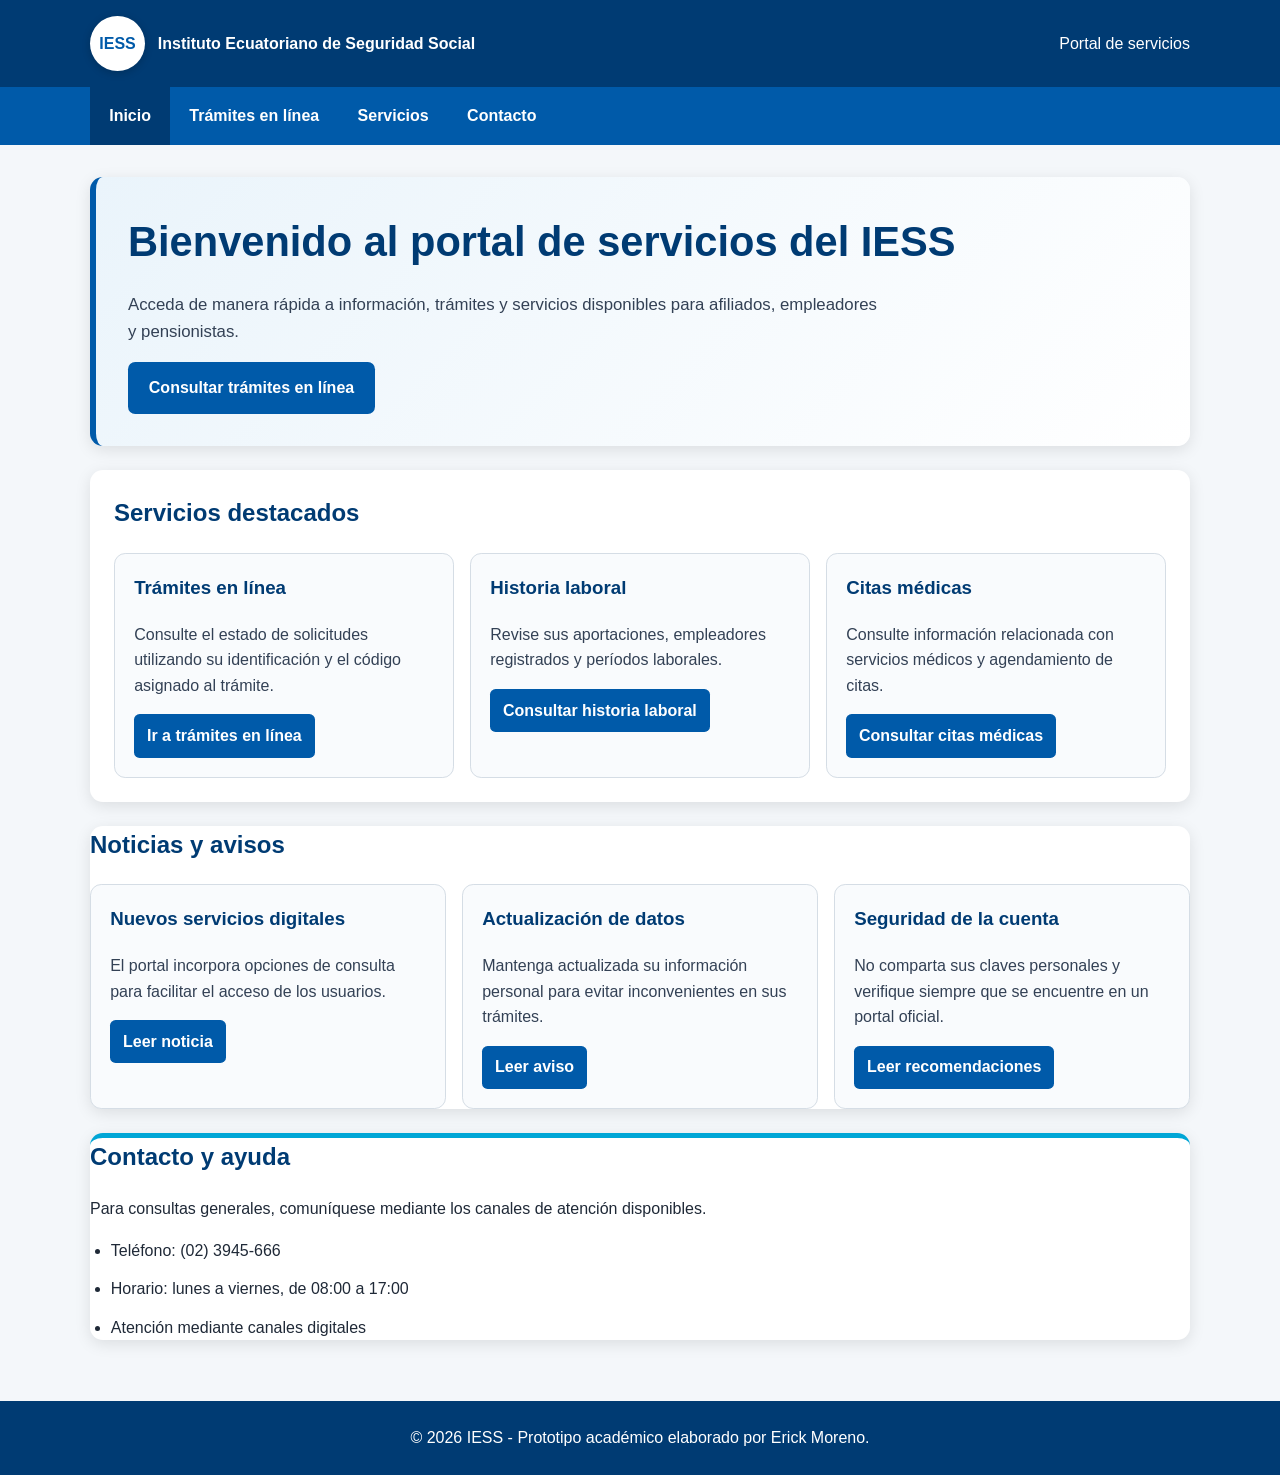
<file: Index.html>
<!DOCTYPE html>
<html lang="es">
<head>
  <meta charset="UTF-8">

  <meta
    name="viewport"
    content="width=device-width, initial-scale=1.0"
  >

  <meta
    name="description"
    content="Página principal del proyecto académico de servicios del IESS."
  >

  <meta name="author" content="Erick Moreno">

  <title>Inicio | Portal IESS</title>

  <link rel="stylesheet" href="css/estilos.css">
</head>

<body>
  <a class="skip-link" href="#contenido-principal">
    Saltar al contenido principal
  </a>

  <header>
    <div class="topbar">
      <div
        class="brand"
        aria-label="Instituto Ecuatoriano de Seguridad Social"
      >
        <div class="logo" aria-hidden="true">
          IESS
        </div>

        <span>
          Instituto Ecuatoriano de Seguridad Social
        </span>
      </div>

      <span>Portal de servicios</span>
    </div>
  </header>

  <nav aria-label="Navegación principal">
    <ul>
      <li>
        <a href="index.html" aria-current="page">
          Inicio
        </a>
      </li>

      <li>
        <a href="pages/tramites-en-linea.html">
          Trámites en línea
        </a>
      </li>

      <li>
        <a href="#servicios">
          Servicios
        </a>
      </li>

      <li>
        <a href="#contacto">
          Contacto
        </a>
      </li>
    </ul>
  </nav>

  <main id="contenido-principal">
    <section
      class="hero"
      aria-labelledby="titulo-principal"
    >
      <h1 id="titulo-principal">
        Bienvenido al portal de servicios del IESS
      </h1>

      <p>
        Acceda de manera rápida a información, trámites y servicios
        disponibles para afiliados, empleadores y pensionistas.
      </p>

      <a
        href="pages/tramites-en-linea.html"
        class="boton-principal"
      >
        Consultar trámites en línea
      </a>
    </section>

    <section
      id="servicios"
      aria-labelledby="titulo-servicios"
    >
      <h2 id="titulo-servicios">
        Servicios destacados
      </h2>

      <div class="cards">
        <article>
          <h3>Trámites en línea</h3>

          <p>
            Consulte el estado de solicitudes utilizando su identificación
            y el código asignado al trámite.
          </p>

          <a href="pages/tramites-en-linea.html">
            Ir a trámites en línea
          </a>
        </article>

        <article>
          <h3>Historia laboral</h3>

          <p>
            Revise sus aportaciones, empleadores registrados y períodos
            laborales.
          </p>

          <a href="#">
            Consultar historia laboral
          </a>
        </article>

        <article>
          <h3>Citas médicas</h3>

          <p>
            Consulte información relacionada con servicios médicos y
            agendamiento de citas.
          </p>

          <a href="#">
            Consultar citas médicas
          </a>
        </article>
      </div>
    </section>

    <section
      id="noticias"
      aria-labelledby="titulo-noticias"
      style="margin-top: 1.5rem;"
    >
      <h2 id="titulo-noticias">
        Noticias y avisos
      </h2>

      <div class="cards">
        <article>
          <h3>Nuevos servicios digitales</h3>

          <p>
            El portal incorpora opciones de consulta para facilitar el
            acceso de los usuarios.
          </p>

          <a href="#">
            Leer noticia
          </a>
        </article>

        <article>
          <h3>Actualización de datos</h3>

          <p>
            Mantenga actualizada su información personal para evitar
            inconvenientes en sus trámites.
          </p>

          <a href="#">
            Leer aviso
          </a>
        </article>

        <article>
          <h3>Seguridad de la cuenta</h3>

          <p>
            No comparta sus claves personales y verifique siempre que se
            encuentre en un portal oficial.
          </p>

          <a href="#">
            Leer recomendaciones
          </a>
        </article>
      </div>
    </section>

    <aside
      id="contacto"
      aria-labelledby="titulo-contacto"
      style="margin-top: 1.5rem;"
    >
      <h2 id="titulo-contacto">
        Contacto y ayuda
      </h2>

      <p>
        Para consultas generales, comuníquese mediante los canales de
        atención disponibles.
      </p>

      <ul>
        <li>Teléfono: (02) 3945-666</li>
        <li>Horario: lunes a viernes, de 08:00 a 17:00</li>
        <li>Atención mediante canales digitales</li>
      </ul>
    </aside>
  </main>

  <footer>
    <p>
      &copy; 2026 IESS - Prototipo académico elaborado por Erick Moreno.
    </p>
  </footer>
</body>
</html>
</file>
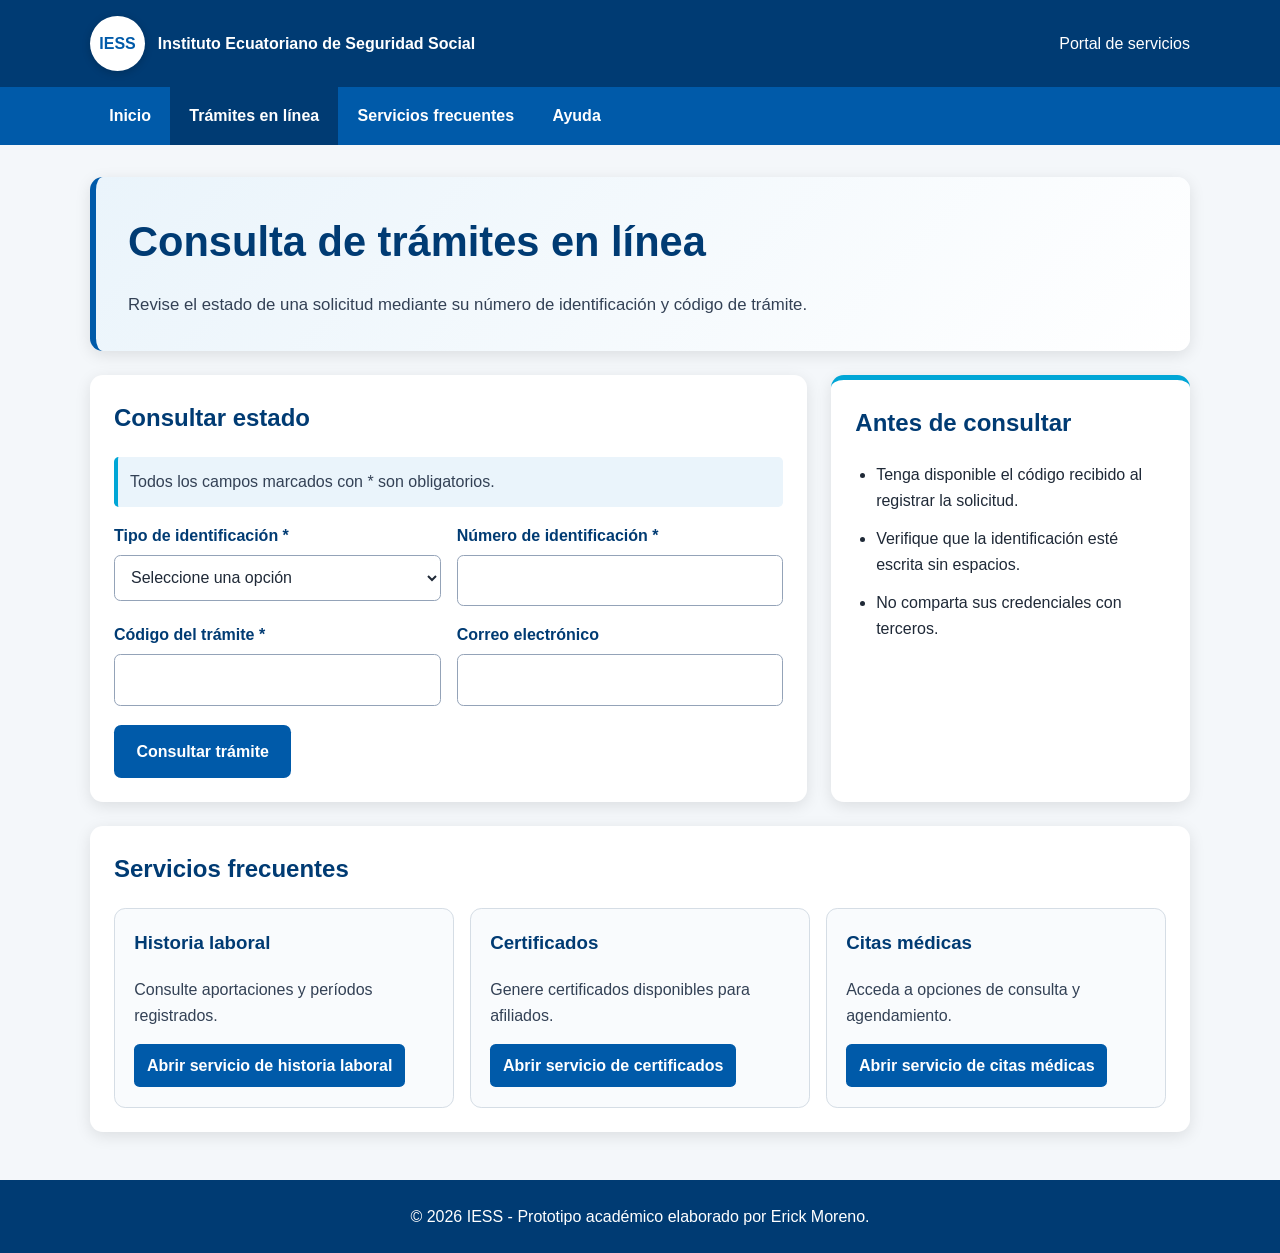
<file: pages/tramites-en-linea.html>
<!DOCTYPE html>
<html lang="es">
<head>
  <meta charset="UTF-8">

  <meta
    name="viewport"
    content="width=device-width, initial-scale=1.0"
  >

  <meta
    name="description"
    content="Pantalla accesible de consulta de trámites en línea del IESS."
  >

  <meta name="author" content="Erick Moreno">

  <title>Trámites en línea | IESS</title>

  <link rel="stylesheet" href="../css/estilos.css">
</head>

<body>
  <a class="skip-link" href="#contenido-principal">
    Saltar al contenido principal
  </a>

  <header>
    <div class="topbar">
      <div
        class="brand"
        aria-label="Instituto Ecuatoriano de Seguridad Social"
      >
        <div class="logo" aria-hidden="true">
          IESS
        </div>

        <span>
          Instituto Ecuatoriano de Seguridad Social
        </span>
      </div>

      <span>Portal de servicios</span>
    </div>
  </header>

  <nav aria-label="Navegación principal">
    <ul>
      <li>
        <a href="../index.html">
          Inicio
        </a>
      </li>

      <li>
        <a href="#consulta" aria-current="page">
          Trámites en línea
        </a>
      </li>

      <li>
        <a href="#servicios">
          Servicios frecuentes
        </a>
      </li>

      <li>
        <a href="#ayuda">
          Ayuda
        </a>
      </li>
    </ul>
  </nav>

  <main id="contenido-principal">
    <section
      class="hero"
      aria-labelledby="titulo-pagina"
    >
      <h1 id="titulo-pagina">
        Consulta de trámites en línea
      </h1>

      <p>
        Revise el estado de una solicitud mediante su número de
        identificación y código de trámite.
      </p>
    </section>

    <div class="grid">
      <section
        id="consulta"
        aria-labelledby="titulo-consulta"
      >
        <h2 id="titulo-consulta">
          Consultar estado
        </h2>

        <form
          action="#"
          method="get"
          aria-describedby="ayuda-formulario"
        >
          <p id="ayuda-formulario">
            Todos los campos marcados con * son obligatorios.
          </p>

          <div class="form-grid">
            <div>
              <label for="tipo-identificacion">
                Tipo de identificación *
              </label>

              <select
                id="tipo-identificacion"
                name="tipo-identificacion"
                required
              >
                <option value="">
                  Seleccione una opción
                </option>

                <option value="cedula">
                  Cédula
                </option>

                <option value="pasaporte">
                  Pasaporte
                </option>
              </select>
            </div>

            <div>
              <label for="identificacion">
                Número de identificación *
              </label>

              <input
                id="identificacion"
                name="identificacion"
                type="text"
                inputmode="numeric"
                autocomplete="off"
                required
                aria-required="true"
              >
            </div>

            <div>
              <label for="codigo-tramite">
                Código del trámite *
              </label>

              <input
                id="codigo-tramite"
                name="codigo-tramite"
                type="text"
                required
                aria-required="true"
              >
            </div>

            <div>
              <label for="correo">
                Correo electrónico
              </label>

              <input
                id="correo"
                name="correo"
                type="email"
                autocomplete="email"
              >
            </div>
          </div>

          <button type="submit">
            Consultar trámite
          </button>
        </form>
      </section>

      <aside
        id="ayuda"
        aria-labelledby="titulo-ayuda"
      >
        <h2 id="titulo-ayuda">
          Antes de consultar
        </h2>

        <ul>
          <li>
            Tenga disponible el código recibido al registrar la solicitud.
          </li>

          <li>
            Verifique que la identificación esté escrita sin espacios.
          </li>

          <li>
            No comparta sus credenciales con terceros.
          </li>
        </ul>
      </aside>
    </div>

    <section
      id="servicios"
      aria-labelledby="titulo-servicios"
    >
      <h2 id="titulo-servicios">
        Servicios frecuentes
      </h2>

      <div class="cards">
        <article>
          <h3>Historia laboral</h3>

          <p>
            Consulte aportaciones y períodos registrados.
          </p>

          <a href="#">
            Abrir servicio de historia laboral
          </a>
        </article>

        <article>
          <h3>Certificados</h3>

          <p>
            Genere certificados disponibles para afiliados.
          </p>

          <a href="#">
            Abrir servicio de certificados
          </a>
        </article>

        <article>
          <h3>Citas médicas</h3>

          <p>
            Acceda a opciones de consulta y agendamiento.
          </p>

          <a href="#">
            Abrir servicio de citas médicas
          </a>
        </article>
      </div>
    </section>
  </main>

  <footer>
    <p>
      &copy; 2026 IESS - Prototipo académico elaborado por Erick Moreno.
    </p>
  </footer>
</body>
</html>
</file>
<file: css/estilos.css>
:root {
  --azul-principal: #005aa9;
  --azul-oscuro: #003b73;
  --azul-claro: #eaf4fb;
  --celeste: #00a6d6;
  --blanco: #ffffff;
  --gris-claro: #f4f7fa;
  --gris-borde: #d5dde5;
  --gris-texto: #334155;
  --texto-principal: #1f2937;
  --amarillo-foco: #ffd166;
  --sombra: 0 4px 16px rgba(0, 0, 0, 0.1);
}

/* Configuración general */

* {
  box-sizing: border-box;
}

html {
  scroll-behavior: smooth;
}

body {
  margin: 0;
  font-family: Arial, Helvetica, sans-serif;
  color: var(--texto-principal);
  background-color: var(--gris-claro);
  line-height: 1.6;
}

img {
  max-width: 100%;
  height: auto;
}

a {
  color: var(--azul-principal);
}

a:hover {
  color: var(--azul-oscuro);
}

/* Enlace de accesibilidad */

.skip-link {
  position: absolute;
  top: -100px;
  left: 1rem;
  z-index: 1000;
  padding: 0.75rem 1rem;
  color: var(--blanco);
  background-color: var(--azul-oscuro);
  border-radius: 0.4rem;
  text-decoration: none;
}

.skip-link:focus {
  top: 1rem;
}

/* Encabezado */

header {
  color: var(--blanco);
  background-color: var(--azul-oscuro);
}

.topbar {
  width: min(1100px, 92%);
  margin: 0 auto;
  padding: 1rem 0;
  display: flex;
  align-items: center;
  justify-content: space-between;
  gap: 1rem;
}

.brand {
  display: flex;
  align-items: center;
  gap: 0.8rem;
  font-size: 1rem;
  font-weight: bold;
}

.logo {
  width: 55px;
  height: 55px;
  display: grid;
  place-items: center;
  flex-shrink: 0;
  color: var(--azul-principal);
  background-color: var(--blanco);
  border-radius: 50%;
  font-weight: bold;
  box-shadow: 0 2px 8px rgba(0, 0, 0, 0.2);
}

/* Navegación */

nav {
  background-color: var(--azul-principal);
}

nav ul {
  width: min(1100px, 92%);
  margin: 0 auto;
  padding: 0;
  display: flex;
  flex-wrap: wrap;
  list-style: none;
}

nav li {
  margin: 0;
}

nav a {
  display: block;
  padding: 1rem 1.2rem;
  color: var(--blanco);
  text-decoration: none;
  font-weight: bold;
  transition:
    background-color 0.3s ease,
    color 0.3s ease;
}

nav a:hover,
nav a:focus,
nav a[aria-current="page"] {
  color: var(--blanco);
  background-color: var(--azul-oscuro);
}

nav a:focus-visible {
  outline: 3px solid var(--amarillo-foco);
  outline-offset: -4px;
}

/* Contenido principal */

main {
  width: min(1100px, 92%);
  margin: 0 auto;
  padding: 2rem 0 3rem;
}

/* Bloque de presentación */

.hero {
  margin-bottom: 1.5rem;
  padding: 2rem;
  background:
    linear-gradient(
      135deg,
      var(--azul-claro),
      var(--blanco)
    );
  border-left: 6px solid var(--azul-principal);
  border-radius: 0.8rem;
  box-shadow: var(--sombra);
}

.hero h1 {
  margin-top: 0;
  margin-bottom: 0.5rem;
  color: var(--azul-oscuro);
  font-size: clamp(1.8rem, 4vw, 2.6rem);
}

.hero p {
  max-width: 760px;
  margin-bottom: 0;
  color: var(--gris-texto);
  font-size: 1.05rem;
}

/* Distribución principal */

.grid {
  display: grid;
  grid-template-columns: minmax(0, 2fr) minmax(260px, 1fr);
  gap: 1.5rem;
}

section,
aside {
  background-color: var(--blanco);
  border-radius: 0.8rem;
  box-shadow: var(--sombra);
}

#consulta,
#ayuda,
#servicios {
  padding: 1.5rem;
}

section h2,
aside h2 {
  margin-top: 0;
  color: var(--azul-oscuro);
}

/* Formulario */

form {
  margin-top: 1rem;
}

#ayuda-formulario {
  padding: 0.75rem;
  color: var(--gris-texto);
  background-color: var(--azul-claro);
  border-left: 4px solid var(--celeste);
  border-radius: 0.3rem;
}

.form-grid {
  display: grid;
  grid-template-columns: repeat(2, minmax(0, 1fr));
  gap: 1rem;
}

label {
  display: block;
  margin-bottom: 0.4rem;
  color: var(--azul-oscuro);
  font-weight: bold;
}

input,
select {
  width: 100%;
  min-height: 46px;
  padding: 0.75rem;
  color: var(--texto-principal);
  background-color: var(--blanco);
  border: 1px solid #94a3b8;
  border-radius: 0.4rem;
  font: inherit;
  transition:
    border-color 0.2s ease,
    box-shadow 0.2s ease;
}

input:hover,
select:hover {
  border-color: var(--azul-principal);
}

input:focus,
select:focus {
  border-color: var(--azul-principal);
  outline: 3px solid rgba(255, 209, 102, 0.8);
  box-shadow: 0 0 0 1px var(--azul-principal);
}

button {
  margin-top: 1.2rem;
  padding: 0.85rem 1.4rem;
  color: var(--blanco);
  background-color: var(--azul-principal);
  border: none;
  border-radius: 0.45rem;
  font: inherit;
  font-weight: bold;
  cursor: pointer;
  transition:
    background-color 0.3s ease,
    transform 0.2s ease;
}

button:hover {
  background-color: var(--azul-oscuro);
  transform: translateY(-2px);
}

button:focus-visible {
  outline: 3px solid var(--amarillo-foco);
  outline-offset: 3px;
}

/* Área de ayuda */

aside {
  border-top: 5px solid var(--celeste);
}

aside ul {
  margin-bottom: 0;
  padding-left: 1.3rem;
}

aside li {
  margin-bottom: 0.8rem;
}

/* Servicios */

#servicios {
  margin-top: 1.5rem;
}

.cards {
  display: grid;
  grid-template-columns: repeat(3, minmax(0, 1fr));
  gap: 1rem;
}

article {
  padding: 1.2rem;
  background-color: #f9fbfd;
  border: 1px solid var(--gris-borde);
  border-radius: 0.7rem;
  transition:
    transform 0.25s ease,
    box-shadow 0.25s ease;
}

article:hover {
  transform: translateY(-4px);
  box-shadow: var(--sombra);
}

article h3 {
  margin-top: 0;
  color: var(--azul-oscuro);
}

article p {
  color: var(--gris-texto);
}

article a {
  display: inline-block;
  padding: 0.55rem 0.8rem;
  color: var(--blanco);
  background-color: var(--azul-principal);
  border-radius: 0.35rem;
  text-decoration: none;
  font-weight: bold;
}

article a:hover,
article a:focus {
  color: var(--blanco);
  background-color: var(--azul-oscuro);
}

article a:focus-visible {
  outline: 3px solid var(--amarillo-foco);
  outline-offset: 3px;
}

/* Pie de página */

footer {
  padding: 1.5rem 1rem;
  color: var(--blanco);
  background-color: var(--azul-oscuro);
  text-align: center;
}

footer p {
  margin: 0;
}

/* Diseño adaptable para tablet */

@media screen and (max-width: 850px) {
  .grid {
    grid-template-columns: 1fr;
  }

  .cards {
    grid-template-columns: repeat(2, minmax(0, 1fr));
  }
}

/* Diseño adaptable para celular */

@media screen and (max-width: 600px) {
  .topbar {
    flex-direction: column;
    align-items: flex-start;
  }

  nav ul {
    flex-direction: column;
    width: 100%;
  }

  nav a {
    border-bottom: 1px solid rgba(255, 255, 255, 0.2);
  }

  main {
    width: 94%;
    padding-top: 1rem;
  }

  .hero {
    padding: 1.4rem;
  }

  .form-grid,
  .cards {
    grid-template-columns: 1fr;
  }

  #consulta,
  #ayuda,
  #servicios {
    padding: 1.2rem;
  }

  button {
    width: 100%;
  }
}

/* Menos animaciones para accesibilidad */

@media (prefers-reduced-motion: reduce) {
  html {
    scroll-behavior: auto;
  }

  *,
  *::before,
  *::after {
    transition: none !important;
    animation: none !important;
  }
}

.boton-principal {
  display: inline-block;
  margin-top: 1rem;
  padding: 0.85rem 1.3rem;
  color: var(--blanco);
  background-color: var(--azul-principal);
  border-radius: 0.45rem;
  text-decoration: none;
  font-weight: bold;
}

.boton-principal:hover,
.boton-principal:focus {
  color: var(--blanco);
  background-color: var(--azul-oscuro);
}

.boton-principal:focus-visible {
  outline: 3px solid var(--amarillo-foco);
  outline-offset: 3px;
}
</file>
